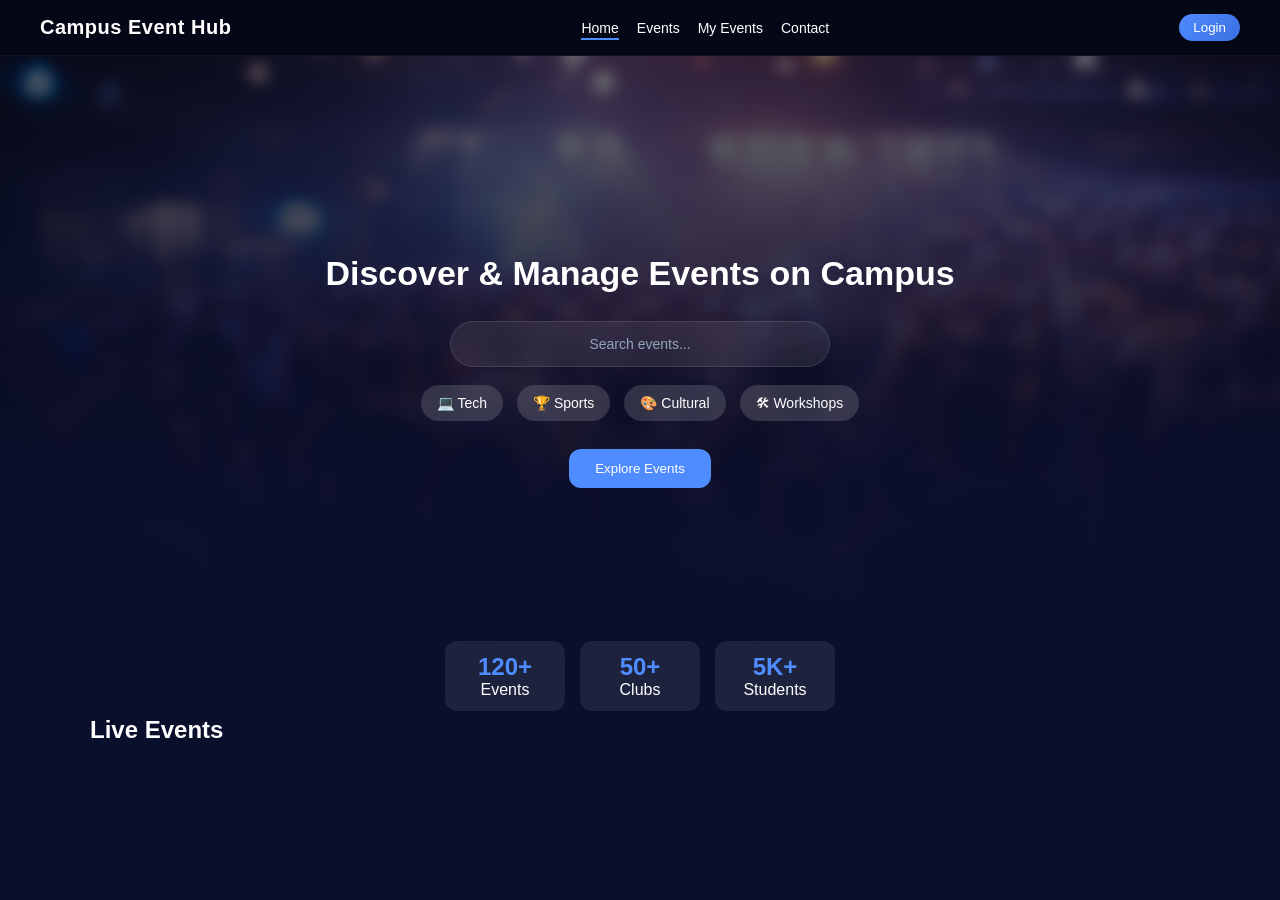
<file: frontend/index.html>
<!DOCTYPE html>
<html lang="en">
<head>
  <meta charset="UTF-8">
  <title>Campus Event Hub</title>
  <link rel="stylesheet" href="style.css">
</head>
<body>

<!-- NAVBAR -->
<nav class="navbar">
  <h2>Campus Event Hub</h2>

  <ul class="nav-links">
    <li class="active"><a href="index.html">Home</a></li>
    <li><a href="events.html">Events</a></li>
    <li><a href="my-registrations.html">My Events</a></li>
    <li><a href="contact.html">Contact</a></li>
  </ul>

  <div id="navUser"></div>
</nav>

<!-- HERO -->
<section class="hero">
  <img src="background.png" class="hero-bg">
  <div class="overlay"></div>

  <div class="hero-content">
    <h1>Discover & Manage Events on Campus</h1>

    <div class="search-box">
      <input type="text" id="homeSearch" placeholder="Search events...">
    </div>

    <div class="categories">
      <span onclick="goToCategory('tech')">💻 Tech</span>
      <span onclick="goToCategory('sports')">🏆 Sports</span>
      <span onclick="goToCategory('cultural')">🎨 Cultural</span>
      <span onclick="goToCategory('workshop')">🛠 Workshops</span>
    </div>

    <button class="btn" onclick="goToEvents()">Explore Events</button>
  </div>
</section>

<!-- STATS -->
<section class="stats">
  <div class="stat-box">
    <h2>120+</h2>
    <p>Events</p>
  </div>
  <div class="stat-box">
    <h2>50+</h2>
    <p>Clubs</p>
  </div>
  <div class="stat-box">
    <h2>5K+</h2>
    <p>Students</p>
  </div>
</section>

<!-- LIVE EVENTS -->
<section class="section">
  <h2>Live Events</h2>
  <div class="cards" id="homeEvents"></div>
</section>

<!-- JS -->
<script src="auth.js"></script>

<script>
function goToEvents() {
  window.location.href = "events.html";
}

/* ✅ FIXED SEARCH REDIRECT (CONTROLLED) */
document.addEventListener("DOMContentLoaded", () => {
  const searchInput = document.getElementById("homeSearch");

  searchInput.addEventListener("keydown", function(e) {
    if (e.key === "Enter") {
      const query = searchInput.value.trim();

      if (query) {
        window.location.href = `events.html?search=${encodeURIComponent(query)}`;
      } else {
        window.location.href = "events.html";
      }
    }
  });
});

/* ✅ FIXED CATEGORY REDIRECT */
function goToCategory(category) {
  window.location.href = `events.html?category=${category}`;
}

/* 🔥 HOME EVENTS (UNCHANGED STRUCTURE + OPTIONAL ACTIVE FILTER) */
async function loadHomeEvents() {
  try {
    const res = await fetch("https://campus-eventhub-67sn.onrender.com/api/events");
    const events = await res.json();

    const container = document.getElementById("homeEvents");
    container.innerHTML = "";

    const activeEvents = events.filter(e => e.status === "ACTIVE");

    activeEvents.slice(0, 4).forEach(event => {
      container.innerHTML += `
        <div class="card">
          <img src="${event.image}" class="event-img" />
          <div class="card-content">
            <h3>${event.title}</h3>
            <p>${event.category}</p>
            <p>${event.date}</p>

            <a href="event-details.html?eventId=${event.id}" class="btn">
              View Details
            </a>
          </div>
        </div>
      `;
    });

  } catch (err) {
    console.error(err);
  }
}

document.addEventListener("DOMContentLoaded", loadHomeEvents);
</script>

</body>
</html>
</file>
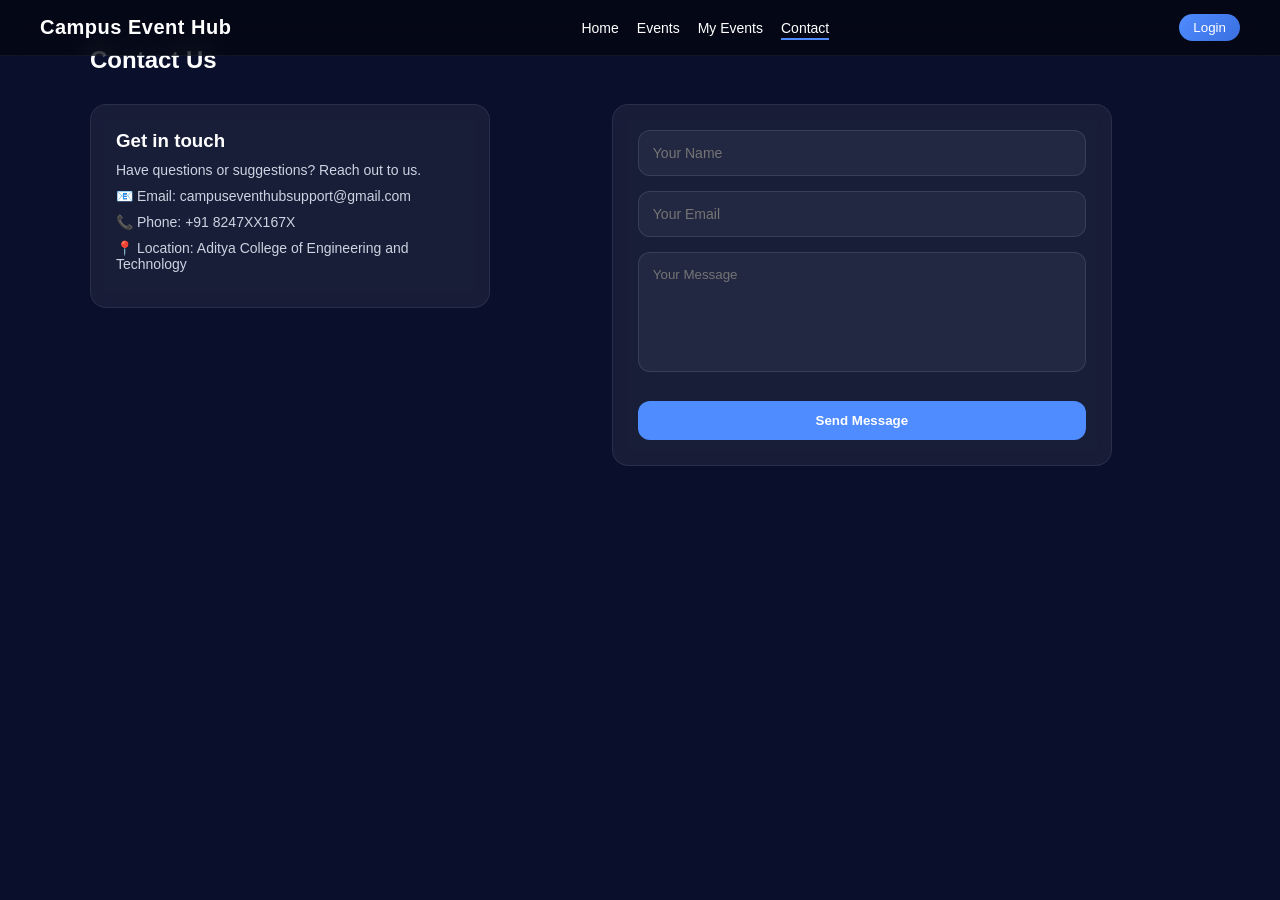
<file: frontend/contact.html>
<!DOCTYPE html>
<html lang="en">
<head>
  <meta charset="UTF-8">
  <title>Contact Us</title>
  <link rel="stylesheet" href="style.css">
</head>
<body>

<!-- NAVBAR -->
<nav class="navbar">
  <h2>Campus Event Hub</h2>

  <ul class="nav-links">
    <li><a href="index.html">Home</a></li>
    <li><a href="events.html">Events</a></li>
    <li><a href="my-registrations.html">My Events</a></li>
    <li class="active"><a href="contact.html">Contact</a></li>
  </ul>

  <div id="navUser"></div>
</nav>

<!-- CONTACT SECTION -->
<section class="section">
  <h2>Contact Us</h2>

  <div class="contact-container">

    <!-- LEFT -->
    <div class="contact-info">
      <h3>Get in touch</h3>
      <p>Have questions or suggestions? Reach out to us.</p>

      <p>📧 Email: campuseventhubsupport@gmail.com</p>
      <p>📞 Phone: +91 8247XX167X</p>
      <p>📍 Location: Aditya College of Engineering and Technology</p>
    </div>

    <!-- RIGHT -->
    <div class="contact-form">
      <form id="contactForm">

        <input type="text" placeholder="Your Name" required />
        <input type="email" placeholder="Your Email" required />
        <textarea rows="5" placeholder="Your Message" required></textarea>

        <button type="submit" class="btn">Send Message</button>

      </form>
    </div>

  </div>
</section>

<script src="auth.js"></script>

<script>
document.getElementById("contactForm").addEventListener("submit", function(e) {
  e.preventDefault();
  alert("Message sent successfully!");
  this.reset();
});
</script>

</body>
</html>
<script>
document.getElementById("contactForm").addEventListener("submit", function(e) {
  e.preventDefault();

  const name = this.querySelector("input[type='text']").value;
  const email = this.querySelector("input[type='email']").value;
  const message = this.querySelector("textarea").value;

  const subject = encodeURIComponent(`Contact from ${name}`);
  const body = encodeURIComponent(
    `Name: ${name}\nEmail: ${email}\n\nMessage:\n${message}`
  );

  window.location.href =
    `mailto:campuseventhubsupport@gmail.com?subject=${subject}&body=${body}`;

  this.reset();
});
</script>
</file>
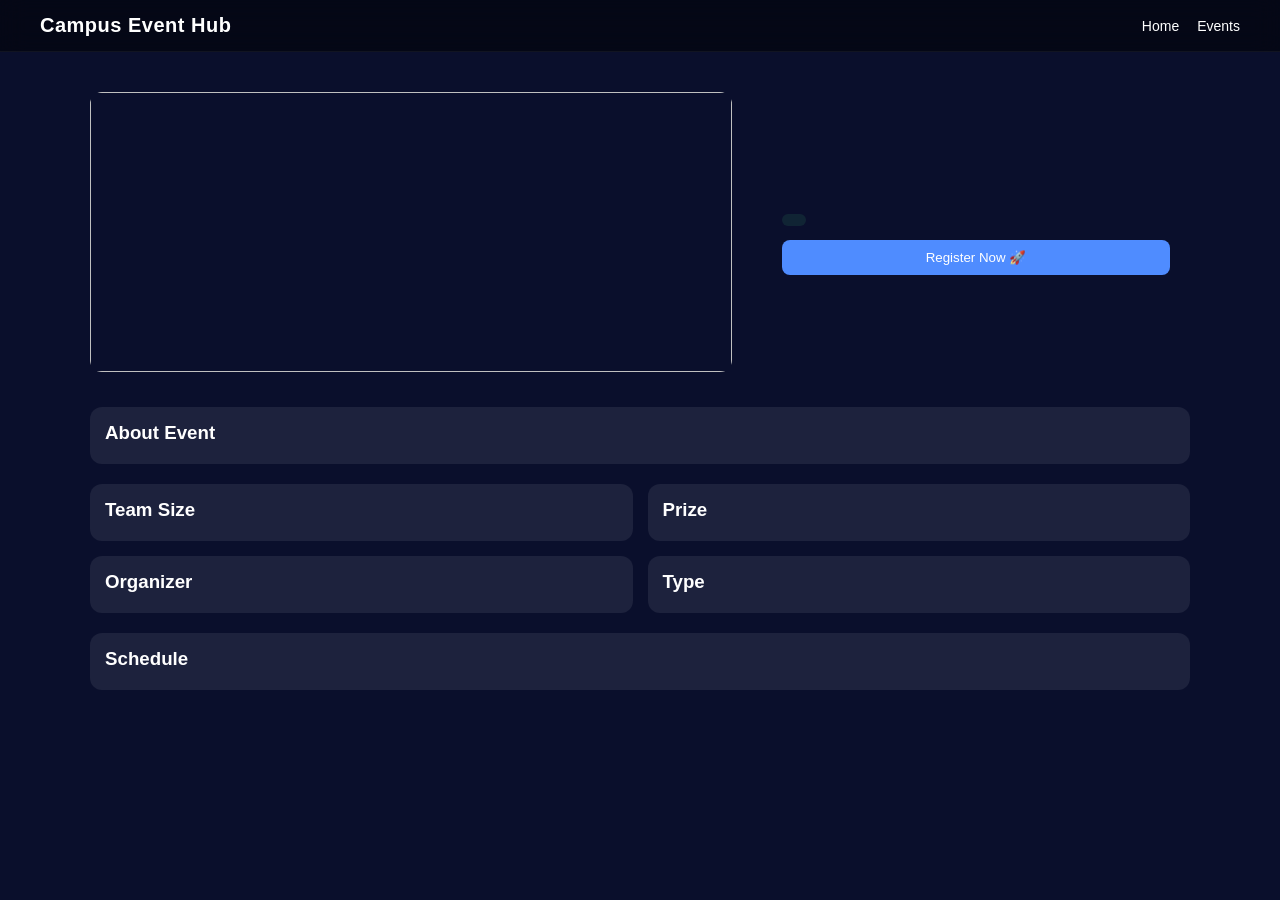
<file: frontend/event-details.html>
<!DOCTYPE html>
<html lang="en">
<head>
  <meta charset="UTF-8">
  <title>Event Details</title>
  <link rel="stylesheet" href="style.css">
</head>

<body>

<!-- NAVBAR -->
<nav class="navbar">
  <h2>Campus Event Hub</h2>

  <ul class="nav-links">
    <li><a href="index.html">Home</a></li>
    <li><a href="events.html">Events</a></li>
  </ul>
</nav>

<!-- ===== TOP SECTION ===== -->
<section class="details">

  <img id="eventImage" class="details-img">

  <div class="details-content">
    <h1 id="eventTitle"></h1>

    <p id="eventDate"></p>
    <p id="eventPrice" class="price-text"></p>
    <p id="eventLocation"></p>

    <button class="register-btn" onclick="goToRegister()">
      Register Now 🚀
    </button>
  </div>

</section>

<!-- ===== EXTRA DETAILS ===== -->
<section class="event-extra">

  <!-- ABOUT -->
  <div class="extra-box">
    <h3>About Event</h3>
    <p id="eventDesc"></p>
  </div>

  <!-- GRID INFO -->
  <div class="extra-grid">

    <div class="extra-box">
      <h3>Team Size</h3>
      <p id="eventTeam"></p>
    </div>

    <div class="extra-box">
      <h3>Prize</h3>
      <p id="eventPrize"></p>
    </div>

    <div class="extra-box">
      <h3>Organizer</h3>
      <p id="eventOrganizer"></p>
    </div>

    <div class="extra-box">
      <h3>Type</h3>
      <p id="eventType"></p>
    </div>

  </div>

  <!-- SCHEDULE -->
  <div class="extra-box">
    <h3>Schedule</h3>
    <ul id="eventSchedule"></ul>
  </div>

</section>

<script src="details.js"></script>

</body>
</html>
</file>
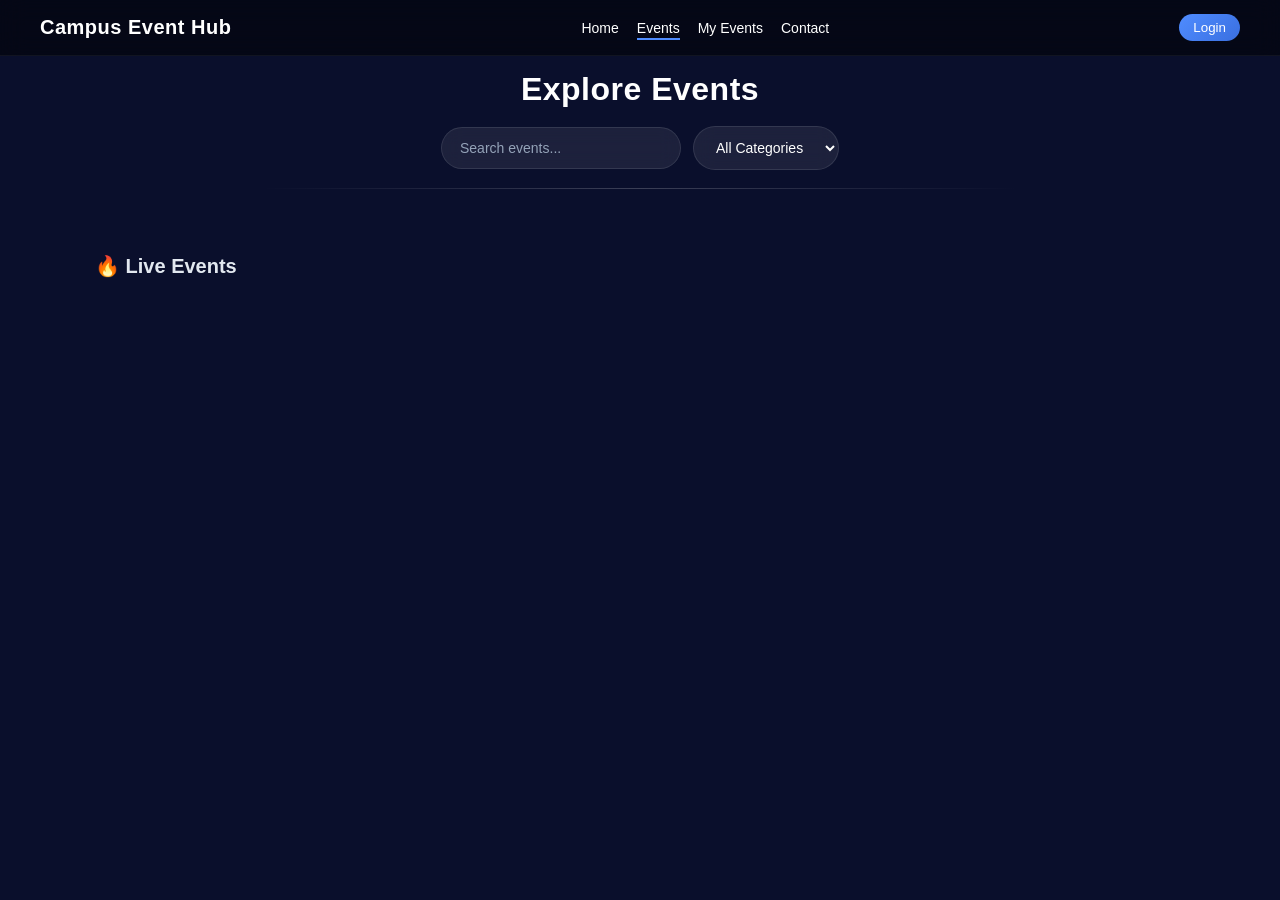
<file: frontend/events.html>
<!DOCTYPE html>
<html lang="en">
<head>
  <meta charset="UTF-8">
  <title>Events</title>
  <link rel="stylesheet" href="style.css">
</head>

<body>

<!-- NAVBAR -->
<nav class="navbar">
  <h2>Campus Event Hub</h2>

  <ul class="nav-links">
    <li><a href="index.html">Home</a></li>
    <li class="active"><a href="events.html">Events</a></li>
    <li><a href="my-registrations.html">My Events</a></li>
    <li><a href="contact.html">Contact</a></li>
  </ul>

  <div id="navUser"></div>
</nav>

<!-- HEADER -->
<section class="events-header">
  <h1>Explore Events</h1>

  <div class="filters">
    <input type="text" id="searchInput" placeholder="Search events...">

    <select id="categoryFilter">
      <option value="all">All Categories</option>
      <option value="tech">Tech</option>
      <option value="cultural">Cultural</option>
      <option value="sports">Sports</option>
      <option value="workshop">Workshop</option>
    </select>
  </div>
</section>
<section class="section">

  <h2 class="live-title">🔥 Live Events</h2>

  <div class="cards" id="eventsContainer"></div>

</section>
<!-- EVENTS GRID -->
<p id="noResults" class="no-results" style="display: none;">
  🚫 No events found
</p>


<!-- JS -->
<script src="auth.js"></script>
<script src="events.js"></script>


</body>
</html>
</file>
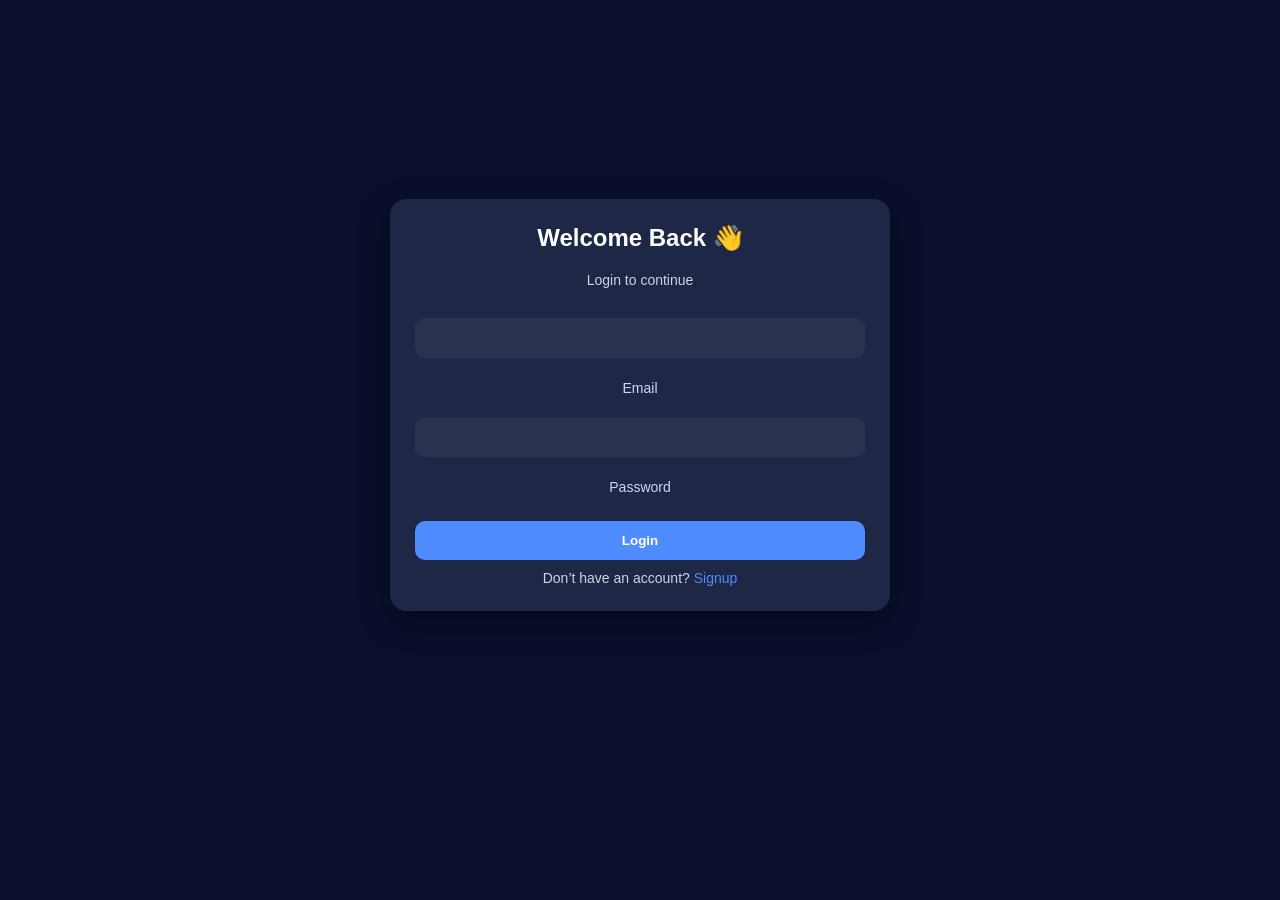
<file: frontend/login.html>
<!DOCTYPE html>
<html lang="en">
<head>
  <meta charset="UTF-8">
  <title>Login</title>
  <link rel="stylesheet" href="style.css">
</head>

<body>
<section class="register-section">

  <div class="form-card">

    <h2>Welcome Back 👋</h2>
    <p style="margin-bottom:15px;">Login to continue</p>

    <form id="loginForm">

      <div class="input-group">
        <input type="email" id="email" required>
        <label>Email</label>
      </div>

      <div class="input-group">
        <input type="password" id="password" required>
        <label>Password</label>
      </div>

      <button type="submit">Login</button>

    </form>

    <p style="margin-top:10px;">
      Don’t have an account?
      <a href="signup.html">Signup</a>
    </p>

  </div>

</section>

<script src="login.js"></script>

</body>
</html>
</file>
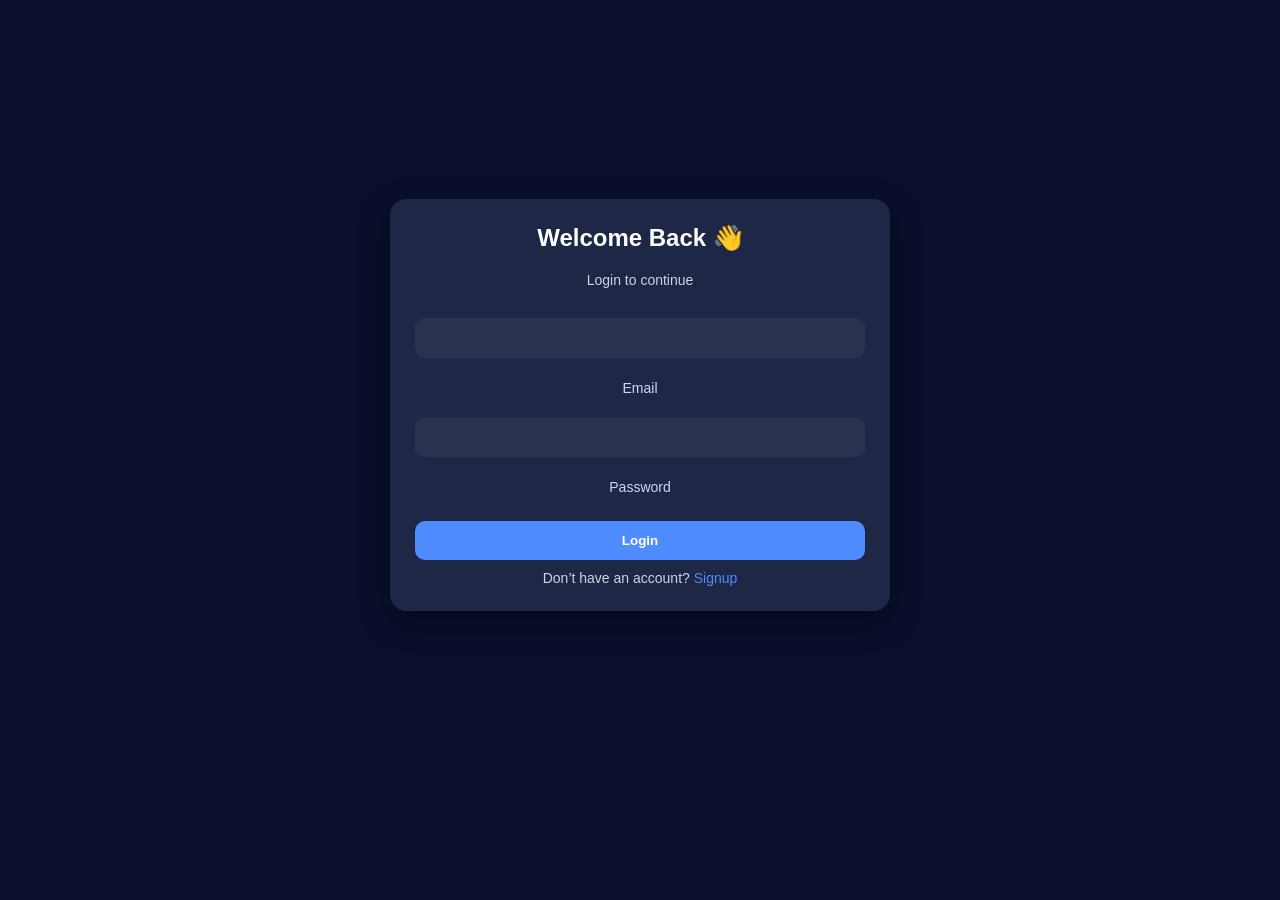
<file: frontend/my-registrations.html>
<!DOCTYPE html>
<html lang="en">
<head>
  <meta charset="UTF-8">
  <title>My Registrations</title>
  <link rel="stylesheet" href="style.css">
</head>

<body>

<!-- NAVBAR -->
<nav class="navbar">
  <h2>Campus Event Hub</h2>

  <ul class="nav-links">
    <li><a href="index.html">Home</a></li>
    <li><a href="events.html">Events</a></li>
    <li class="active"><a href="my-registrations.html">My Events</a></li>
    <li><a href="contact.html">Contact</a></li>
  </ul>

  <div id="navUser"></div>
</nav>

<!-- PAGE -->
 
<section class="section">

  <h2 class="live-title">📊 My Registrations</h2>

  <!-- 🔥 THIS IS REQUIRED -->
  <div id="regContainer" class="cards"></div>

</section>

<script src="auth.js"></script>
<script src="my-registrations.js"></script>

</body>
</html>
</file>
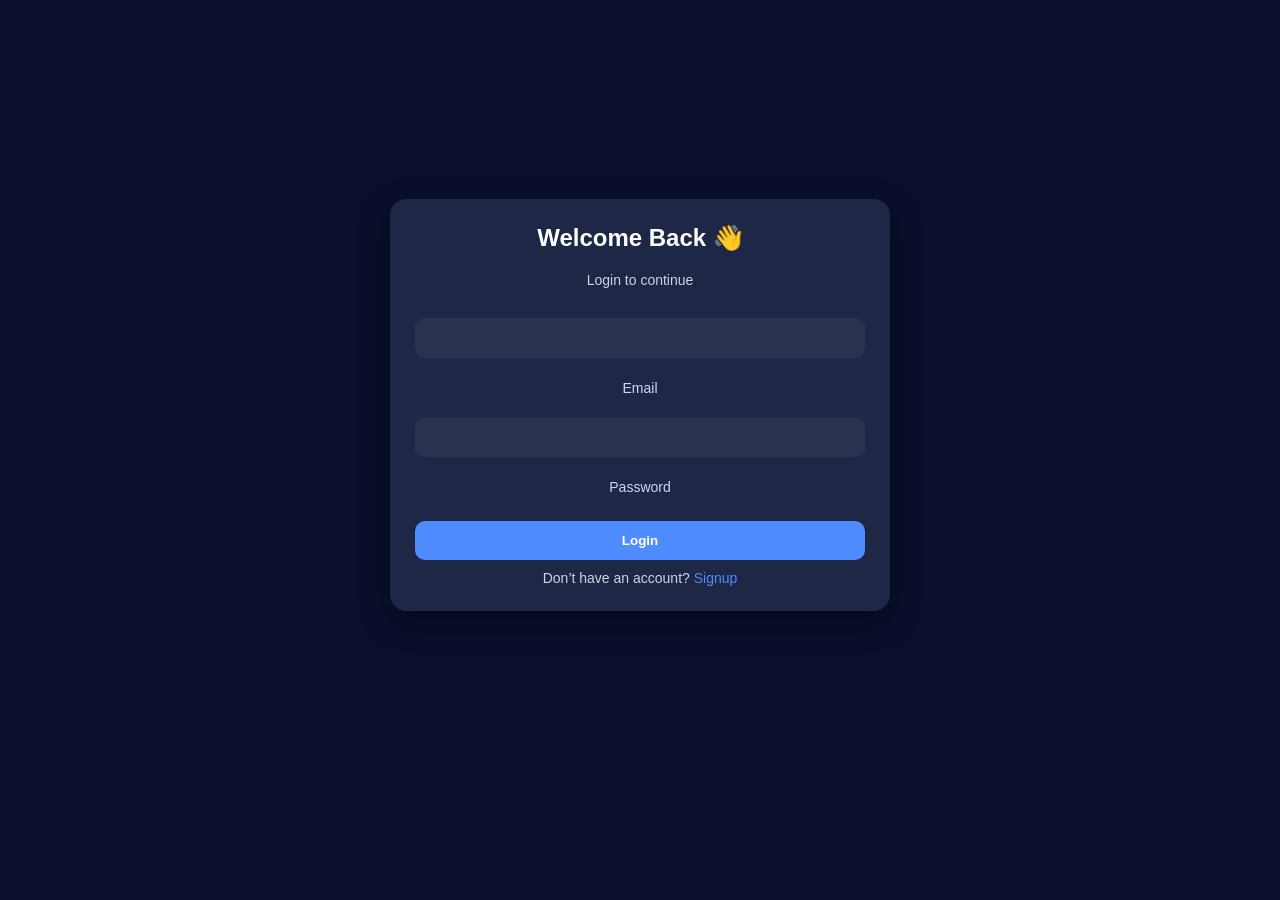
<file: frontend/register.html>
<!DOCTYPE html>
<html lang="en">
<head>
  <meta charset="UTF-8">
  <title>Register</title>
  <link rel="stylesheet" href="style.css">
</head>

<body>

<nav class="navbar back-nav">
  <div class="nav-left">
    <button class="back-btn" onclick="goBack()">← Back</button>
  </div>
  <h2 class="logo">Campus Event Hub</h2>
</nav>


<section class="register-section">
  <div class="form-card">

    <h2 id="eventName">Register</h2>

<form id="regForm">

  <div class="form-row">
    <div class="form-group">
      <label>Name</label>
      <input id="name" readonly>
    </div>

    <div class="form-group">
      <label>Email</label>
      <input id="email" readonly>
    </div>
  </div>

  <div class="form-row">
    <div class="form-group">
      <label>Roll Number</label>
      <input id="roll" readonly>
    </div>

    <div class="form-group">
      <label>Branch</label>
      <input id="branch">
    </div>
  </div>

  <div class="form-row">
    <div class="form-group">
      <label>Section</label>
      <input id="section">
    </div>

    <div class="form-group">
      <label>Phone</label>
      <input id="phone">
    </div>
  </div>

  <button type="submit">Register</button>

</form>

  </div>
</section>
<!-- 💳 FAKE PAYMENT MODAL -->
<div id="paymentModal" class="modal">
  <div class="modal-content">
    <h2>💳 Payment</h2>
    <p id="paymentText">Processing payment...</p>
    <div class="loader"></div>
  </div>
</div>
<!-- 🔥 PREMIUM QR POPUP -->
<div id="qrModal" class="modal">
  <div class="modal-content">

    <div class="popup-header">
      <span id="popupIcon">🎉</span>
      <h2 id="popupTitle">Registration Confirmed</h2>
    </div>

    <p id="popupEventName"></p>

    <img id="qrImage" />

    <p class="ticket-text">Show this QR at entry</p>

    <div class="actions">
      <button onclick="downloadQR()">Download</button>
      <button onclick="closeModal()">Close</button>
    </div>

  </div>
</div>
<script src="register.js"></script>

</body>
</html>
</file>
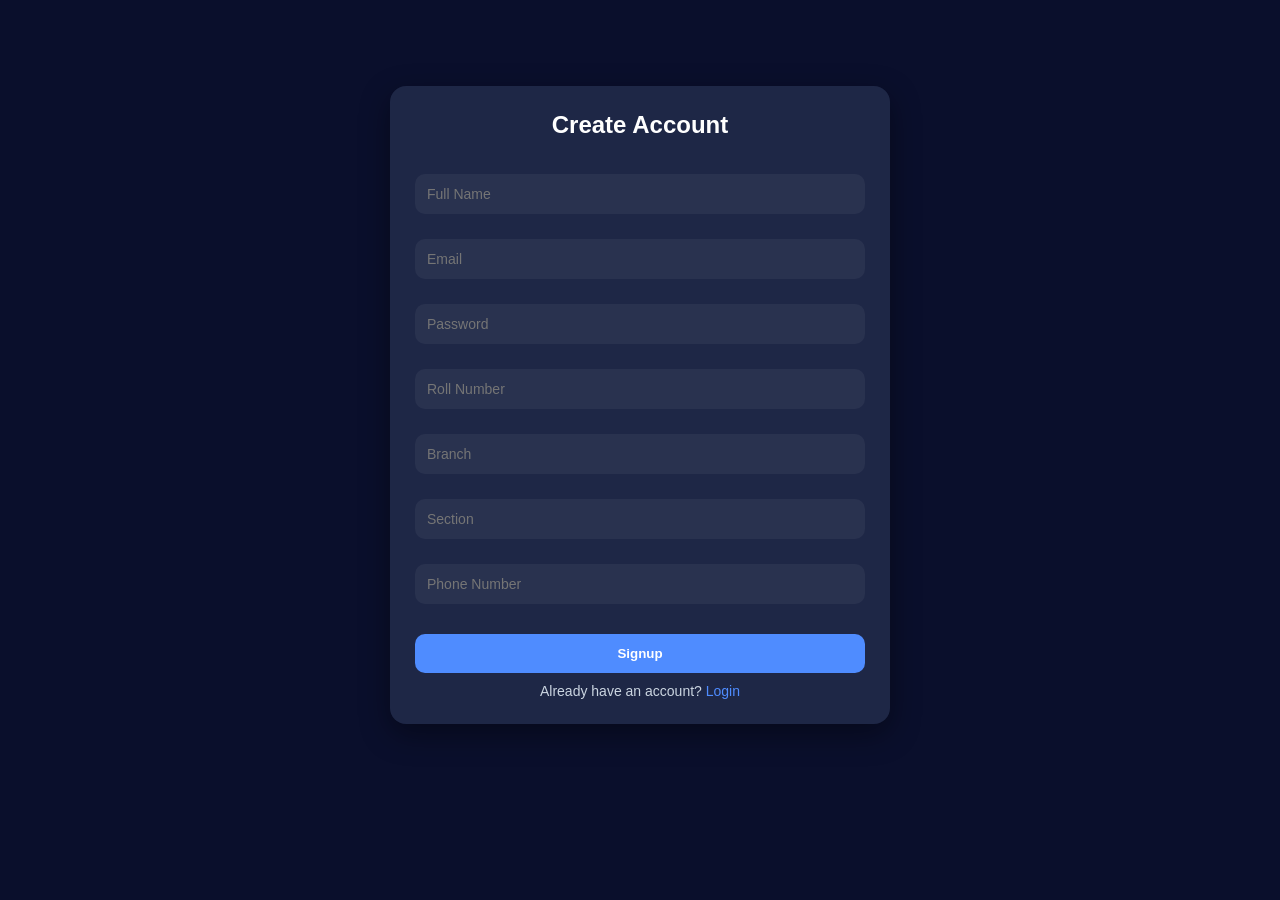
<file: frontend/signup.html>
<!DOCTYPE html>
<html lang="en">
<head>
  <meta charset="UTF-8">
  <title>Signup</title>
  <link rel="stylesheet" href="style.css">
</head>

<body>

<section class="register-section">

  <div class="form-card">

    <h2>Create Account</h2>

    <form id="signupForm">

        <input type="text" id="name" placeholder="Full Name" required>
        <input type="email" id="email" placeholder="Email" required>
        <input type="password" id="password" placeholder="Password" required>

        <input type="text" id="roll" placeholder="Roll Number" required>
        <input type="text" id="branch" placeholder="Branch" required>
        <input type="text" id="section" placeholder="Section" required>
        <input type="tel" id="phone" placeholder="Phone Number" required>

        <button type="submit">Signup</button>

</form>

    <p style="margin-top:10px;">
      Already have an account?
      <a href="login.html">Login</a>
    </p>

  </div>

</section>

<script src="signup.js"></script>

</body>
</html>
</file>
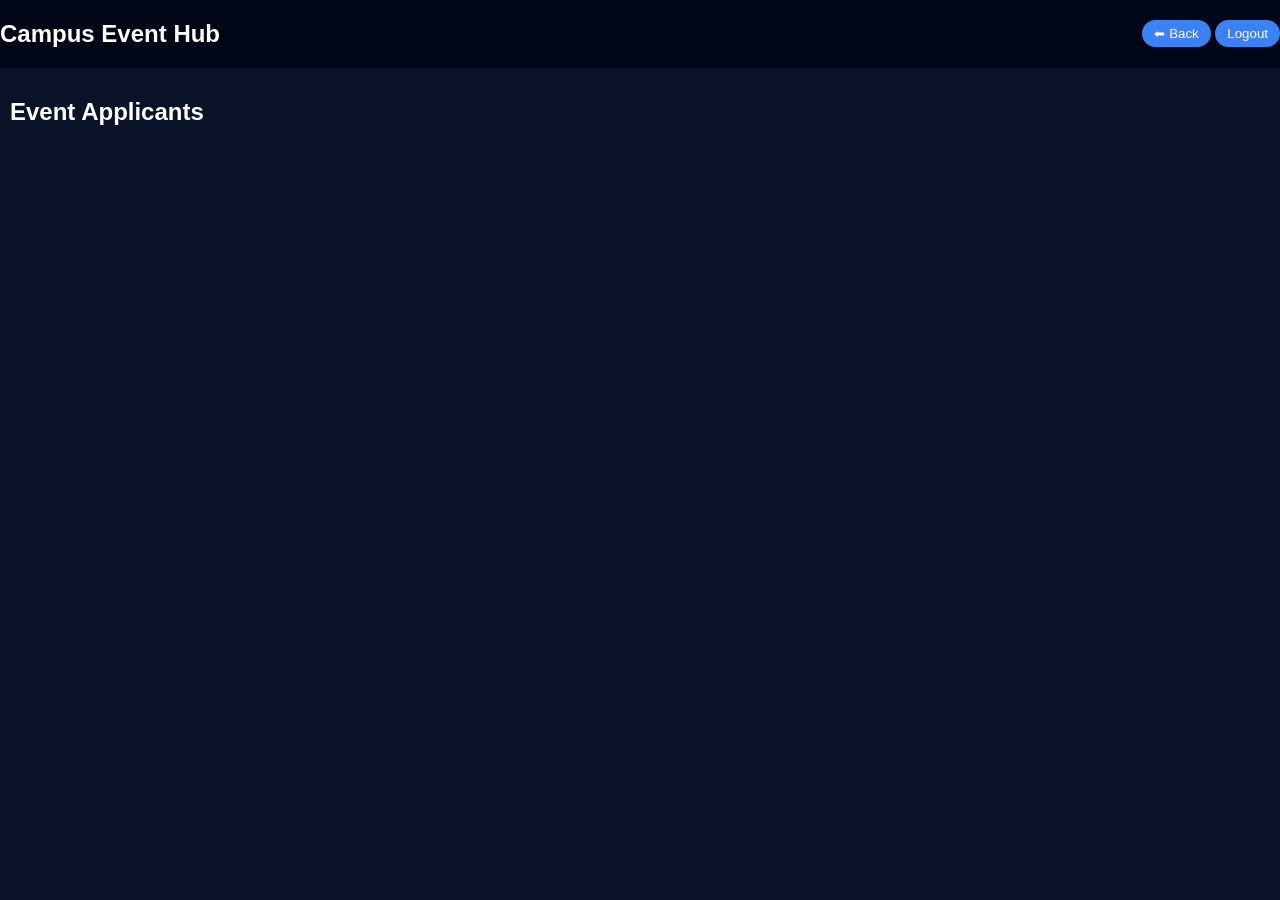
<file: frontend/admin/admin-applicants.html>
<!DOCTYPE html>
<html>
<head>
  <title>Applicants</title>
  <link rel="stylesheet" href="admin.css">
</head>
<body>

<!-- 🔥 NAVBAR -->
<div class="navbar">
  <h2>Campus Event Hub</h2>

  <div>
    <button class="logout-btn" onclick="goBack()">⬅ Back</button>
    <button class="logout-btn" onclick="logout()">Logout</button>
  </div>
</div>

<h2 style="padding: 10px;">Event Applicants</h2>

<div id="applicantsList"></div>

<script src="admin-applicants.js"></script>

</body>
</html>
</file>
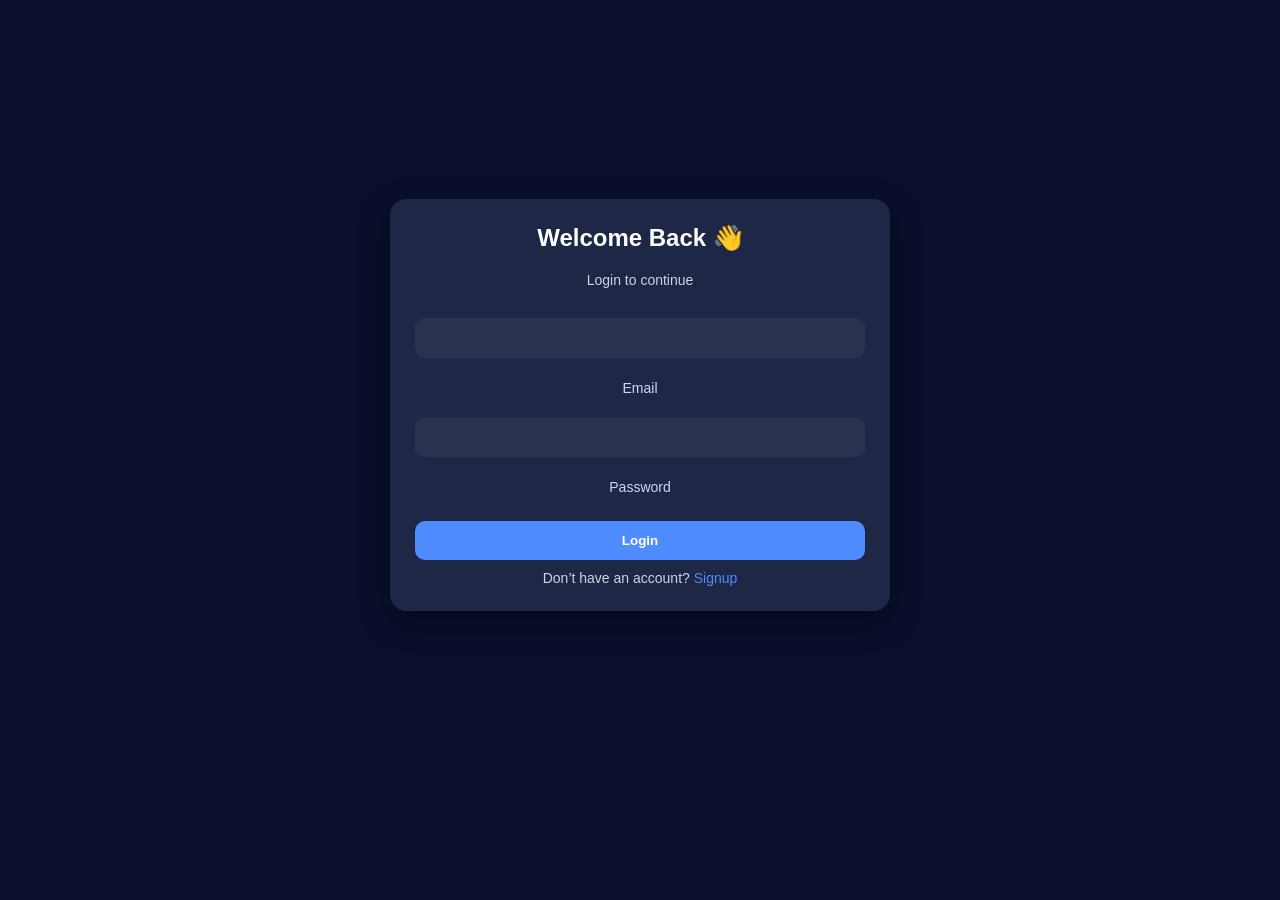
<file: frontend/admin/admin-events.html>
<!DOCTYPE html>
<html lang="en">
<head>
  <meta charset="UTF-8">
  <title>Manage Events</title>
  <link rel="stylesheet" href="admin.css">
</head>
<body>

<!-- NAVBAR -->
<nav class="navbar">
  <h2 class="logo">Campus Event Hub</h2>

  <ul class="nav-links">
    <li><a href="admin.html">Dashboard</a></li>
    <li><a href="admin-events.html" class="active">Events</a></li>
    <li><a href="admin-scanner.html">Scanner</a></li>
  </ul>

  <div class="nav-right">
    <span class="user-email">Hi Admin</span>
    <button class="logout-btn" onclick="logout()">Logout</button>
  </div>
</nav>

<div class="admin-container">

  <h1 class="title">Manage Events</h1>

  <!-- 🔍 SEARCH + FILTER -->
  <div class="top-bar">
    <input type="text" id="search" placeholder="Search events...">

    <select id="categoryFilter">
      <option value="">All Categories</option>
      <option value="TECH">Tech</option>
      <option value="CULTURAL">Cultural</option>
      <option value="SPORTS">Sports</option>
    </select>

    <button onclick="loadEvents()">Apply</button>
    <button onclick="openForm()">+ Add Event</button>
  </div>

  <!-- EVENTS -->
  <div id="eventList" class="event-grid"></div>

</div>

<!-- ADD EVENT MODAL -->
<div id="eventModal" class="modal">
  <div class="modal-content">

    <h2>Add Event</h2>
    
    <input id="title" placeholder="Title">

    <select id="category">
      <option value="">Select Category</option>
      <option value="TECH">Tech</option>
      <option value="CULTURAL">Cultural</option>
      <option value="SPORTS">Sports</option>
      <option value="WORKSHOP">Workshop</option>
    </select>

    <input type="datetime-local" id="date">
    <input id="location" placeholder="Location">

    <textarea id="description" placeholder="Description"></textarea>
    <input type="number" id="teamSize" placeholder="Team Size">
    <input id="prize" placeholder="Prize">
    <input id="organizer" placeholder="Organizer">
    <input type="number" id="price" placeholder="Event Price (₹)">
    <select id="type">
      <option value="INDIVIDUAL">Individual</option>
      <option value="TEAM">Team</option>
    </select>
    <input type="number" id="capacity" placeholder="Max Participants" min="1" required>
    <textarea id="schedule" placeholder="Schedule (comma separated)"></textarea>
    <input id="image" placeholder="Image URL (optional)">

    <div class="modal-buttons">
      <button onclick="saveEvent()">Save</button>
      <button onclick="closeForm()">Cancel</button>
    </div>

  </div>
</div>


<script src="admin-events.js"></script>
</body>
</html>
</file>
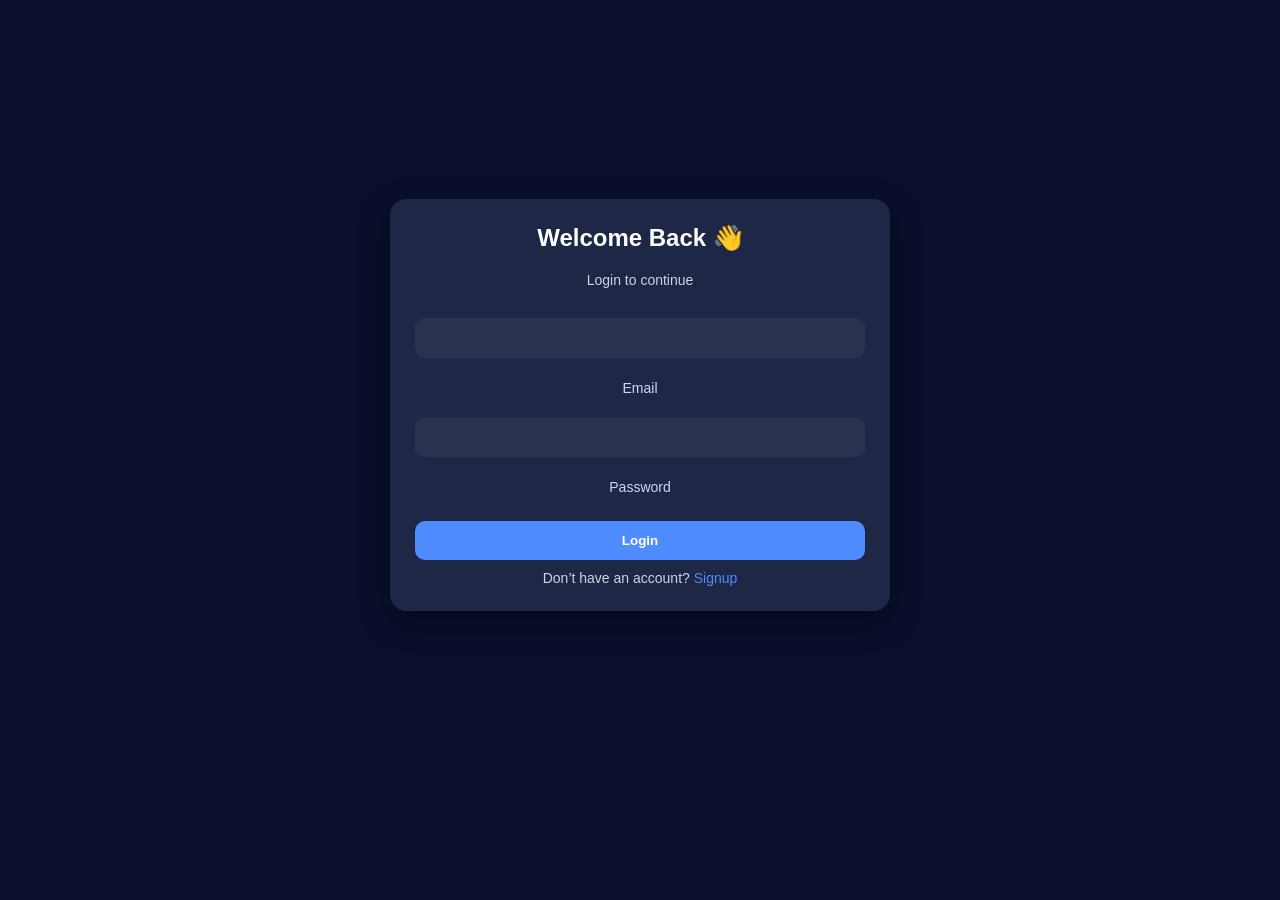
<file: frontend/admin/admin.html>
<!DOCTYPE html>
<html lang="en">
<head>
  <meta charset="UTF-8">
  <title>Admin Dashboard</title>

  <!-- Your main style --> 
  <link rel="stylesheet" href="admin.css">     <!-- admin styles -->
</head>
<body>

<!-- 🔵 NAVBAR (same look) -->
<nav class="navbar">
  <h2 class="logo">Campus Event Hub</h2>

  <ul class="nav-links">
    <a href="admin.html" class="active">Dashboard</a>
    <a href="admin-events.html">Events</a>
    <a href="admin-scanner.html">Scanner</a>
  </ul>

  <div class="nav-right">
    <span class="user-email">Hi Admin</span>
    <button class="logout-btn" onclick="logout()">Logout</button>
  </div>
</nav>

<!-- 🔥 MAIN DASHBOARD -->
<div class="admin-container">

  <h1 class="title">Admin Dashboard</h1>

  <!-- STATS -->
  <div class="stats">
    <div class="stat-card">
      <h2 id="totalEvents">0</h2>
      <p>Total Events</p>
    </div>

    <div class="stat-card">
      <h2 id="totalRegs">0</h2>
      <p>Total Registrations</p>
    </div>

    <div class="stat-card">
      <h2 id="activeEvents">0</h2>
      <p>Active Events</p>
    </div>
  </div>

  <!-- ACTIONS -->
  <div class="actions">
    <button onclick="goToEvents()">Manage Events</button>
    <button onclick="goToScanner()">Scan Tickets</button>
  </div>


</div>

<script src="admin.js"></script>
</body>
</html>
</file>
<file: frontend/style.css>
/* ===== RESET ===== */
* {
  margin: 0;
  padding: 0;
  box-sizing: border-box;
  font-family: 'Segoe UI', sans-serif;
}

body {
  background: #0a0f2c;
  color: white;
}

/* ===== GLOBAL LAYOUT ===== */
.section,
.popular,
.stats,
.categories-section,
.events-header {
  max-width: 1100px;
  margin: 0 auto;
}

/* ===== NAVBAR ===== */
/* ===== MODERN NAVBAR ===== */

.navbar {
  display: flex;
  justify-content: space-between;
  align-items: center;

  padding: 14px 30px;

  background: rgba(10, 15, 44, 0.7);
  backdrop-filter: blur(12px);

  border-bottom: 1px solid rgba(255,255,255,0.05);
}

/* LOGO */
.navbar h2 {
  font-size: 20px;
  font-weight: 600;
  letter-spacing: 0.5px;
}

/* NAV LINKS */
.nav-links {
  display: flex;
  gap: 25px;
  list-style: none;
}

.nav-links a {
  text-decoration: none;
  color: #cbd5e1;
  font-size: 14px;
  position: relative;
  transition: 0.3s;
}

/* HOVER EFFECT */
.nav-links a:hover {
  color: white;
}

/* UNDERLINE ANIMATION */
.nav-links a::after {
  content: "";
  position: absolute;
  left: 0;
  bottom: -4px;
  width: 0%;
  height: 2px;
  background: #4f8cff;
  transition: 0.3s;
}

.nav-links a:hover::after {
  width: 100%;
}

/* ACTIVE LINK */
.nav-links .active a {
  color: white;
}

.nav-links .active a::after {
  width: 100%;
}

/* USER SECTION */
#navUser {
  display: flex;
  align-items: center;
  gap: 12px;
  font-size: 13px;
  color: #cbd5e1;
}

/* LOGOUT BUTTON */
#navUser button {
  padding: 6px 14px;
  border-radius: 20px;
  border: none;

  background: linear-gradient(135deg, #4f8cff, #3a6fe0);
  color: white;

  cursor: pointer;
  transition: 0.3s;
}
.navbar {
  position: sticky;
  top: 0;
  z-index: 1000;
}
/* BUTTON HOVER */
#navUser button:hover {
  transform: translateY(-1px);
  box-shadow: 0 5px 15px rgba(79,140,255,0.4);
}

/* ===== HERO ===== */
.hero {
  position: relative;
  min-height: 75vh;
  display: flex;
  align-items: center;
  justify-content: center;
  overflow: hidden;
}

.hero-bg {
  position: absolute;
  inset: 0;
  width: 100%;
  height: 100%;
  object-fit: cover;

  transform: scale(1.03);   /* slight zoom */
  filter: blur(4px) brightness(0.6);  /* 🔥 reduced blur */
}

.overlay {
  position: absolute;
  inset: 0;

  background: linear-gradient(
    to bottom,
    rgba(10,15,44,0.15),
    rgba(10,15,44,0.4),
    rgba(10,15,44,0.7),
    #0a0f2c
  );
}

.hero-content {
  position: relative;
  text-align: center;
}

.hero h1 {
  font-size: 24px;
  margin-bottom: 10px;
}

/* SEARCH */
.search-box input {
  width: 250px;
  padding: 9px;
  border-radius: 10px;
  border: none;
  background: #d8dfed;
}

/* BUTTON */
.btn {
  margin-top: 10px;
  padding: 10px 20px;
  background: #4f8cff;
  border: none;
  border-radius: 8px;
  color: white;
  cursor: pointer;
}
.navbar {
  position: sticky;
  top: 0;
  z-index: 1000;
}

/* ===== CATEGORIES ===== */
  .categories-section {
  padding: 15px 0;
  margin-top: -40px;
  position: relative;
  z-index: 2;
}

.categories {
  display: flex;
  justify-content: center;
  gap: 10px;
}

.categories span {
  background: rgba(255,255,255,0.1);
  padding: 6px 12px;
  border-radius: 20px;
  cursor: pointer;
  font-size: 13px;
}

/* ===== STATS ===== */
.stats {
  display: flex;
  justify-content: center;
  gap: 15px;
  padding: 15px 10px;
  flex-wrap: wrap;
}

.stat-box {
  background: rgba(255,255,255,0.08);
  padding: 12px 20px;
  border-radius: 12px;
  text-align: center;
  min-width: 120px;
}

.stat-box h2 {
  color: #4f8cff;
}

/* ===== EVENTS HEADER ===== */
.events-header {
  text-align: center;
  padding: 25px 10px 10px;
}

.events-header h1 {
  margin-bottom: 10px;
}

/* FILTERS */
.filters {
  display: flex;
  justify-content: center;
  gap: 10px;
}

.filters input,
.filters select {
  padding: 10px;
  border-radius: 20px;
  border: none;
  outline: none;
}

/* ===== CARD LINK ===== */
.card-link {
  text-decoration: none;
  color: inherit;
  display: block;
}

/* ===== CARDS ===== */
.cards {
  display: grid;
  grid-template-columns: repeat(auto-fit, 260px);
  gap: 20px;
  margin-top: 20px;
  justify-content: center;   /* 🔥 centers cards */
}

.card {
  position: relative;
  background: rgba(255,255,255,0.08);
  border-radius: 14px;
  overflow: hidden;
  transition: 0.3s;
  display: flex;
  flex-direction: column;
}

.card img {
  width: 100%;
  height: 160px;
  object-fit: cover;
}

.card-content {
  padding: 12px;
  display: flex;
  flex-direction: column;
  gap: 6px;
  flex-grow: 1; /* 🔥 important */
}

.card h3 {
  font-size: 16px;
  margin-bottom: 5px;
}

.card p {
  font-size: 13px;
  color: #cbd5e1;
  margin-bottom: 4px;
}

/* TAG */
.tag {
  position: absolute;
  top: 10px;
  left: 10px;
  padding: 4px 10px;
  border-radius: 12px;
  font-size: 11px;
  background: #4f8cff;
}

.tag.tech { background: #4f8cff; }
.tag.workshop { background: #22c55e; }

/* BUTTON */
.register-btn {
  margin-top: auto;
  padding: 10px;
  border-radius: 8px;
  border: none;
  background: #4f8cff;
  color: white;
  cursor: pointer;
  width: 100%;
  font-weight: 500;
  transition: 0.2s;
}

.register-btn:hover {
  background: #3a6fe0;
  transform: scale(1.02);
}

/* HOVER */
.card:hover {
  transform: translateY(-6px);
  box-shadow: 0 10px 25px rgba(0,0,0,0.4);
}

/* ===== SLIDER ===== */
.popular {
  padding: 20px;
  margin-top: 10px;
}

.popular-header {
  display: flex;
  justify-content: space-between;
  margin-bottom: 10px;
}

.popular-container {
  display: grid;
  grid-template-columns: 4fr 1.2fr;
  gap: 20px;
}

.popular-cards {
  display: flex;
  gap: 12px;
  overflow-x: auto;
}

.popular-cards::-webkit-scrollbar {
  display: none;
}

.p-card {
  min-width: 240px;
  background: rgba(255,255,255,0.08);
  border-radius: 12px;
  overflow: hidden;
}

.p-card img {
  width: 100%;
  height: 150px;
  object-fit: cover;
}

.p-info {
  padding: 10px;
}

/* SIDE CARD */
.side-card {
  background: rgba(255,255,255,0.06);
  border-radius: 12px;
  overflow: hidden;
}

.side-card img {
  width: 100%;
  height: 170px;
  object-fit: cover;
}

.side-info {
  padding: 12px;
}

/* ===== FOOTER ===== */
.footer {
  text-align: center;
  padding: 15px;
}

/* ===== RESPONSIVE ===== */
@media (max-width: 768px) {

  .hero {
    height: 40vh;
  }

  .hero h1 {
    font-size: 20px;
  }

  .search-box input {
    width: 200px;
  }

  .popular-container {
    grid-template-columns: 1fr;
  }

  .filters {
    flex-direction: column;
    align-items: center;
  }
}


/* ===== DETAILS PAGE ===== */
/* ===== DETAILS LAYOUT ===== */
.details {
  max-width: 1100px;
  margin: 40px auto;
  display: grid;
  grid-template-columns: 2fr 1fr;
  gap: 20px;
}

/* LEFT */
.details-main {
  background: rgba(255,255,255,0.08);
  border-radius: 15px;
  padding: 20px;
}

.details-img {
  width: 100%;
  height: 280px;
  object-fit: cover;
  border-radius: 10px;
  margin-bottom: 15px;
}

.meta p {
  margin-bottom: 5px;
  color: #cbd5e1;
}

/* RIGHT PANEL */
.details-side {
  display: flex;
  flex-direction: column;
  gap: 15px;
}

.side-box {
  background: rgba(255,255,255,0.08);
  padding: 15px;
  border-radius: 12px;
}

.big-btn {
  padding: 14px;
  font-size: 16px;
}

/* HEADINGS */
.details h3 {
  margin-top: 15px;
  margin-bottom: 5px;
}

/* RESPONSIVE */
@media (max-width: 768px) {
  .details {
    grid-template-columns: 1fr;
  }
}

.details-content {
  padding: 20px;
}

.details h1 {
  margin-bottom: 10px;
}

.desc {
  margin-top: 10px;
  color: #cbd5e1;
}
/* ===== DETAILS TOP ===== */
.details {
  max-width: 1100px;
  margin: 40px auto 20px;
  display: grid;
  grid-template-columns: 1.5fr 1fr;
  gap: 30px;
  align-items: center;
}

.details-img {
  width: 100%;
  height: 280px;
  object-fit: cover;
  border-radius: 12px;
}

.details-content h1 {
  margin-bottom: 10px;
}

.details-content p {
  color: #cbd5e1;
  margin-bottom: 5px;
}

/* ===== EXTRA SECTION ===== */
.event-extra {
  max-width: 1100px;
  margin: 0 auto 40px;
  display: flex;
  flex-direction: column;
  gap: 20px;
}

.extra-box {
  background: rgba(255,255,255,0.08);
  padding: 15px;
  border-radius: 12px;
}

.extra-grid {
  display: grid;
  grid-template-columns: repeat(2, 1fr);
  gap: 15px;
}

.extra-box h3 {
  margin-bottom: 5px;
}

.extra-box p {
  color: #cbd5e1;
}

/* ===== RESPONSIVE ===== */
@media (max-width: 768px) {
  .details {
    grid-template-columns: 1fr;
  }

  .extra-grid {
    grid-template-columns: 1fr;
  }
}

.register-section {
  min-height: 100vh;
  display: flex;
  justify-content: center;
  align-items: center;
}

.form-card {
  width: 340px;
  padding: 30px;
  border-radius: 16px;

  background: rgba(255,255,255,0.08);
  backdrop-filter: blur(10px);

  box-shadow: 0 10px 25px rgba(0,0,0,0.4);
  text-align: center;
}

.form-card h2 {
  margin-bottom: 15px;
}

.form-card input {
  width: 100%;
  padding: 10px;
  margin-bottom: 10px;
  border-radius: 8px;
  border: none;
}

.form-card button {
  width: 100%;
  padding: 12px;
  border-radius: 8px;
  border: none;
  background: #4f8cff;
  color: white;
  cursor: pointer;
}
.user-box {
  display: flex;
  align-items: center;
  gap: 10px;
}

.user-box span {
  font-size: 14px;
}

.user-box button {
  padding: 5px 10px;
  border-radius: 6px;
  border: none;
  background: #4f8cff;
  color: white;
  cursor: pointer;
}
.cancel-btn {
  margin-top: 10px;
  padding: 8px;
  border-radius: 8px;
  border: none;
  background: #ff4d4d;
  color: white;
  cursor: pointer;
}

.cancel-btn:hover {
  background: #e63939;
}
.modal {
  display: none;
  position: fixed;
  inset: 0;
  background: rgba(0,0,0,0.7);
  justify-content: center;
  align-items: center;
}

.modal-content {
  background: #2b145b;
  padding: 25px;
  border-radius: 18px;
  width: 320px;
  text-align: center;
  box-shadow: 0 10px 30px rgba(0,0,0,0.2);
}

.popup-header {
  display: flex;
  align-items: center;
  justify-content: center;
  gap: 10px;
}

#popupIcon {
  font-size: 24px;
}

#popupTitle {
  margin: 0;
}

#qrImage {
  width: 180px;
  margin: 15px auto;
  display: block;
}

.ticket-text {
  font-size: 14px;
  color: gray;
}

.actions {
  display: flex;
  justify-content: center;
  gap: 10px;
  margin-top: 10px;
}

.actions button {
  padding: 8px 14px;
  border-radius: 8px;
  border: none;
  cursor: pointer;
}

.actions button:first-child {
  background: black;
  color: white;
}

.actions button:last-child {
  background: #e5e5e5;
}

.admin-container {
  display: grid;
  grid-template-columns: 1fr 1fr;
  gap: 20px;
  padding: 20px;
}

#eventList div {
  background: rgba(255,255,255,0.08);
  padding: 10px;
  border-radius: 10px;
  margin-bottom: 10px;
}

.delete-btn {
  margin-top: 5px;
  background: red;
  border: none;
  padding: 5px 10px;
  color: white;
  border-radius: 5px;
  cursor: pointer;
}
/* ===== LOGIN PAGE CLEAN FIX ===== */

.register-section {
  min-height: 100vh;
  display: flex;
  justify-content: center;
  align-items: center;
}

/* CARD */
.form-card {
  width: 340px;
  padding: 30px;
  border-radius: 16px;

  background: rgba(255,255,255,0.08);
  backdrop-filter: blur(10px);

  box-shadow: 0 10px 25px rgba(0,0,0,0.4);
  text-align: center;
}

/* TITLE */
.form-card h2 {
  margin-bottom: 10px;
}

.form-card p {
  font-size: 14px;
  color: #cbd5e1;
}

/* INPUT */
.form-card input {
  width: 100%;
  padding: 12px;
  margin-top: 15px;

  border-radius: 10px;
  border: 1px solid rgba(255,255,255,0.15);
  outline: none;

  background: rgba(255,255,255,0.05);
  color: white;
}

/* INPUT FOCUS */
.form-card input:focus {
  border-color: #4f8cff;
}

/* BUTTON */
.form-card button {
  width: 100%;
  margin-top: 20px;
  padding: 12px;

  border-radius: 10px;
  border: none;

  background: #4f8cff;
  color: white;
  font-weight: 600;

  cursor: pointer;
  transition: 0.2s;
}

.form-card button:hover {
  background: #3a6fe0;
}

/* LINK */
.form-card a {
  color: #4f8cff;
  text-decoration: none;
}
/* ===== RESET ===== */
* {
  margin: 0;
  padding: 0;
  box-sizing: border-box;
  font-family: 'Segoe UI', sans-serif;
}

body {
  background: #0a0f2c;
  color: white;
}

/* ===== GLOBAL LAYOUT ===== */
.section,
.popular,
.stats,
.categories-section,
.events-header {
  max-width: 1100px;
  margin: 0 auto;
}

/* ===== NAVBAR ===== */
.navbar {
  display: flex;
  justify-content: space-between;
  align-items: center;
  padding: 14px 40px;
  background: rgba(0,0,0,0.5);
}

.nav-links {
  display: flex;
  gap: 18px;
  list-style: none;
}

.nav-links a {
  text-decoration: none;
  color: white;
}

.nav-links li:hover,
.nav-links .active {
  color: #4f8cff;
}

.login-btn {
  padding: 6px 14px;
  border-radius: 20px;
  border: 1px solid white;
  background: transparent;
  color: white;
}

/* ===== HERO ===== */
.hero {
  position: relative;
  min-height: 70vh;
  display: flex;
  align-items: center;
  justify-content: center;
  overflow: hidden;
}

.hero-bg {
  position: absolute;
  inset: 0; /* better than width/height */

  width: 100%;
  height: 100%;
  object-fit: cover;

  transform: scale(1.05); /* avoids blur edges */
  filter: blur(6px) brightness(0.5);
}

/* 🔥 PROPER FADE */
.overlay {
  position: absolute;
  inset: 0;

  background: linear-gradient(
    to bottom,
    rgba(10,15,44,0.2),
    rgba(10,15,44,0.6),
    rgba(10,15,44,0.9),
    #0a0f2c
  );
}
/* HERO CONTENT */
.hero-content {
  position: relative;
  display: flex;
  flex-direction: column;
  align-items: center;
  gap: 18px;
  text-align: center;
}

.hero h1 {
  font-size: 34px;
  font-weight: 600;
}

/* SEARCH */
.hero-content .search-box input {
  width: 380px;
  padding: 14px;
  border-radius: 30px;
  border: 1px solid rgba(255,255,255,0.1);
  outline: none;

  background: rgba(255,255,255,0.08);
  color: white;

  backdrop-filter: blur(10px);

  text-align: center;
  font-size: 14px;

  transition: 0.25s ease;
}

.hero-content .search-box input::placeholder {
  color: #94a3b8;
}

.hero-content .search-box input:focus {
  border: 1px solid #4f8cff;
  box-shadow: 0 0 0 3px rgba(79,140,255,0.2);
}

/* BUTTON */
.btn {
  padding: 12px 26px;
  border-radius: 12px;
  background: #4f8cff;
  color: white;
  border: none;
  cursor: pointer;
  transition: 0.3s;
}

.btn:hover {
  transform: translateY(-2px);
  box-shadow: 0 8px 20px rgba(79,140,255,0.4);
}

/* ===== CATEGORIES ===== */
.categories-section {
  margin-top: -50px;
  position: relative;
  z-index: 2;
}

.categories {
  display: flex;
  gap: 14px;
  justify-content: center;
  flex-wrap: wrap;
}

.categories span {
  padding: 10px 16px;
  border-radius: 25px;
  font-size: 14px;
  background: rgba(255,255,255,0.15);
  backdrop-filter: blur(8px);
  cursor: pointer;
  transition: 0.3s;
}

.categories span:hover {
  background: #4f8cff;
  transform: translateY(-2px);
}

/* ===== STATS ===== */
.stats {
  display: flex;
  justify-content: center;
  gap: 15px;
  padding: 15px 10px;
  flex-wrap: wrap;

  margin-top: -60px;
  position: relative;
  z-index: 2;
}

.stat-box {
  background: rgba(255,255,255,0.08);
  padding: 12px 20px;
  border-radius: 12px;
  text-align: center;
}

.stat-box h2 {
  color: #4f8cff;
}

/* ===== CARDS ===== */
.cards {
  display: grid;
  grid-template-columns: repeat(auto-fit, minmax(260px, 1fr));
  gap: 20px;
  margin-top: 20px;
}

.card {
  background: rgba(255,255,255,0.08);
  border-radius: 14px;
  overflow: hidden;
  display: flex;
  flex-direction: column;
  transition: 0.3s;
}

.card img {
  width: 100%;
  height: 160px;
  object-fit: cover;
}

.card-content {
  padding: 12px;
}

.register-btn {
  margin-top: auto;
  padding: 10px;
  border-radius: 8px;
  border: none;
  background: #4f8cff;
  color: white;
  cursor: pointer;
}

.card:hover {
  transform: translateY(-6px);
  box-shadow: 0 10px 25px rgba(0,0,0,0.4);
}

/* ===== LOGIN ===== */
.register-section {
  min-height: 100vh;
  display: flex;
  justify-content: center;
  align-items: center;
}

.form-card {
  width: 340px;
  padding: 30px;
  border-radius: 16px;
  background: rgba(255,255,255,0.08);
  backdrop-filter: blur(10px);
  box-shadow: 0 10px 25px rgba(0,0,0,0.4);
  text-align: center;
}

.form-card input {
  width: 100%;
  padding: 12px;
  margin-top: 15px;
  border-radius: 10px;
  border: none;
}

.form-card button {
  width: 100%;
  margin-top: 20px;
  padding: 12px;
  border-radius: 10px;
  border: none;
  background: #4f8cff;
  color: white;
}

/* ===== RESPONSIVE ===== */
@media (max-width: 768px) {
  .hero {
    min-height: 60vh;
  }

  .hero-content .search-box input {
    width: 260px;
  }
}
/* ===== FIX CARD SIZE ===== */
.cards {
  display: grid;
  grid-template-columns: repeat(auto-fit, minmax(260px, 300px));
  justify-content: center;   /* center cards */
  gap: 20px;
}

/* ensure consistent card width */
.card {
  width: 100%;
  max-width: 300px;
}
.card img {
  width: 100%;
  height: 170px;
  object-fit: cover;
}
/* ===== ADMIN PAGE FIX ===== */

/* layout fix */
.admin-container {
  display: grid !important;
  grid-template-columns: 1fr 1fr;
  gap: 30px;
  padding: 30px;
}

/* cards inside admin */
.admin-container > div {
  background: rgba(255,255,255,0.08);
  padding: 20px;
  border-radius: 16px;
}

/* form inputs */
.admin-container input,
.admin-container select {
  width: 100%;
  padding: 12px;
  margin-top: 10px;
  border-radius: 10px;
  border: none;
  background: rgba(255,255,255,0.1);
  color: white;
}

/* labels spacing */
.admin-container label {
  display: block;
  margin-top: 15px;
  font-size: 14px;
}

/* fix buttons */
.admin-container button {
  margin-top: 15px;
  padding: 12px;
  border-radius: 10px;
  border: none;
  background: #4f8cff;
  color: white;
  cursor: pointer;
}

/* stats fix (top numbers) */
.admin-stats {
  display: flex !important;
  justify-content: center;
  gap: 20px;
  margin: 20px 0;
}

.admin-stats .stat-box {
  min-width: 120px;
}

/* prevent global section styles breaking admin */
.admin-container,
.admin-container * {
  max-width: none !important;
}
/* ===== EVENTS PAGE FIX ONLY ===== */

/* header spacing */
.events-header {
  padding: 15px 10px 5px !important;
}

/* pull cards up */
.section {
  margin-top: -10px;
}

/* grid fix */
.cards {
  display: grid !important;
  grid-template-columns: repeat(auto-fit, 260px) !important;
  justify-content: center !important;
  gap: 18px !important;
  margin-top: 10px !important;
}

/* card style */
.card {
  background: rgba(255,255,255,0.06) !important;
  backdrop-filter: blur(8px);
  border: 1px solid rgba(255,255,255,0.05);
}

/* image size */
.card img {
  height: 130px !important;
}

/* tighten content */
.card-content {
  padding: 10px !important;
  gap: 4px !important;
}

/* connect sections */
.popular {
  margin-top: 10px !important;
}

/* divider */
.events-header::after {
  content: "";
  display: block;
  height: 1px;
  background: rgba(255,255,255,0.05);
  margin: 15px auto 10px;
  width: 60%;
}
.live-title {
  font-size: 20px;
  margin-bottom: 12px;
  margin-left: 5px;
  font-weight: 600;
  color: #e2e8f0;
  display: flex;
  align-items: center;
  gap: 6px;
}
.no-results {
  text-align: center;
  margin-top: 20px;
  color: #94a3b8;
  font-size: 16px;
}
/* ===== EVENTS HEADER UPGRADE ===== */

.events-header {
  text-align: center;
  padding: 25px 10px 15px;
}

/* TITLE */
.events-header h1 {
  font-size: 32px;
  font-weight: 600;
  margin-bottom: 18px;
  letter-spacing: 0.5px;
}

/* FILTER CONTAINER */
.filters {
  display: flex;
  justify-content: center;
  gap: 12px;
  align-items: center;
}

/* INPUT + SELECT (glass style) */
.filters input,
.filters select {
  padding: 12px 18px;
  border-radius: 30px;
  border: none;
  outline: none;
  font-size: 14px;

  background: rgba(255,255,255,0.08);
  color: white;

  backdrop-filter: blur(10px);
  border: 1px solid rgba(255,255,255,0.1);

  transition: 0.25s ease;
}

/* INPUT WIDTH */
#searchInput {
  width: 240px;
}

/* HOVER EFFECT */
.filters input:hover,
.filters select:hover {
  border: 1px solid #4f8cff;
}

/* FOCUS EFFECT */
.filters input:focus,
.filters select:focus {
  border: 1px solid #4f8cff;
  box-shadow: 0 0 0 3px rgba(79,140,255,0.2);
}

/* PLACEHOLDER COLOR */
.filters input::placeholder {
  color: #94a3b8;
}

/* SELECT ARROW FIX */
.filters select {
  cursor: pointer;
}

/* ===== DIVIDER LINE ===== */
.events-header::after {
  content: "";
  display: block;
  height: 1px;
  background: linear-gradient(
    to right,
    transparent,
    rgba(255,255,255,0.2),
    transparent
  );
  margin: 18px auto 0;
  width: 70%;
}
.filters select option {
  background: #111827;
  color: #e5e7eb;
}
.filters select {
  background: rgba(255,255,255,0.08);
  color: white;
}
/* ===== EMPTY STATE ===== */

.empty-state {
  min-height: 70vh;
  display: flex;
  flex-direction: column;
  justify-content: center;
  align-items: center;

  text-align: center;
  gap: 12px;
}

/* ICON */
.empty-icon {
  font-size: 50px;
  opacity: 0.8;
}

/* TITLE */
.empty-state h2 {
  font-size: 22px;
  font-weight: 600;
}

/* SUBTEXT */
.empty-state p {
  color: #94a3b8;
  font-size: 14px;
}

/* BUTTON (reuse your style) */
.empty-state .btn {
  margin-top: 10px;
}
.my-registrations::after {
  content: "";
  display: block;
  height: 1px;
  background: linear-gradient(
    to right,
    transparent,
    rgba(255,255,255,0.2),
    transparent
  );
  margin: 20px auto;
  width: 70%;
}


/* PAGE CENTERING */
.register-section {
  display: flex;
  justify-content: center;
  align-items: center;
  min-height: 90vh;
}

/* CARD */
.form-card {
  background: #1e2746;
  padding: 30px 25px;
  border-radius: 16px;
  width: 350px;
  box-shadow: 0 10px 30px rgba(0,0,0,0.4);
}

/* TITLE */
.form-card h2 {
  text-align: center;
  margin-bottom: 20px;
}

/* LABELS */
form label {
  display: block;
  font-size: 14px;
  margin: 12px 0 6px;
  color: #cbd5ff;
}

/* INPUTS */
form input {
  width: 100%;
  padding: 10px 12px;
  border-radius: 10px;
  border: none;
  outline: none;
  background: #2a355a;
  color: white;
  font-size: 14px;
  transition: 0.2s;
}

/* INPUT FOCUS */
form input:focus {
  background: #33406f;
}

/* READONLY STYLE */
form input[readonly] {
  opacity: 0.8;
  cursor: not-allowed;
}

/* BUTTON */
form button {
  margin-top: 20px;
  width: 100%;
  padding: 12px;
  border: none;
  border-radius: 10px;
  background: linear-gradient(135deg, #4f8cff, #3b6fd8);
  color: white;
  font-weight: 600;
  cursor: pointer;
  transition: 0.2s;
}

form button:hover {
  transform: translateY(-2px);
  opacity: 0.9;
}
.form-row {
  display: flex;
  gap: 15px;
  margin-bottom: 12px;
}

.form-group {
  flex: 1;
  display: flex;
  flex-direction: column;
}

.form-group label {
  margin-bottom: 5px;
  font-size: 13px;
  color: #cbd5ff;
}

/* CARD WIDTH FIX */
.form-card {
  width: 500px;
  padding: 25px;
}

/* INPUT */
form input {
  width: 100%;
  padding: 8px 10px;
  border-radius: 8px;
}
#homeEvents {
  margin-bottom: 80px;
}
.contact-container {
  display: flex;
  gap: 60px;
  margin-top: 40px;
  align-items: flex-start;
  justify-content: center;
  flex-wrap: wrap;
}

.contact-info {
  flex: 1;
  min-width: 300px;
  max-width: 400px;
}

.contact-form {
  flex: 1;
  min-width: 350px;
  max-width: 500px;
}

/* inputs */
.contact-form input,
.contact-form textarea {
  width: 100%;
  padding: 14px;
  margin-bottom: 18px;
  border-radius: 10px;
  border: none;
  outline: none;
  background: #2f3b5c;
  color: white;
}

/* textarea fix */
.contact-form textarea {
  resize: none;
  height: 120px;
}

/* button */
.contact-form button {
  width: 100%;
  padding: 14px;
  border-radius: 10px;
  font-weight: bold;
}
#eventsContainer {
  margin-bottom: 80px;
}
.loader {
  margin: 20px auto;
  border: 4px solid #eee;
  border-top: 4px solid #4caf50;
  border-radius: 50%;
  width: 40px;
  height: 40px;
  animation: spin 1s linear infinite;
}

@keyframes spin {
  100% { transform: rotate(360deg); }
}
.back-btn {
  background: none;
  border: none;
  color: white;
  font-size: 20px;
  margin-right: 10px;
  cursor: pointer;
}
.back-nav {
  position: relative;
  display: flex;
  justify-content: center;
  align-items: center;
}

.back-nav .nav-left {
  position: absolute;
  left: 15px;
}
.back-btn {
  margin-right: 15px;   /* 🔥 creates space */
  background: none;
  border: none;
  color: white;
  font-size: 16px;
  cursor: pointer;
}

.logo {
  font-size: 22px;
  font-weight: bold;
}
.event-img {
  width: 100%;
  height: 180px;
  object-fit: cover;
}
.card {
  display: flex;
  flex-direction: column;
  justify-content: space-between;
  height: 100%;   /* 🔥 equal height */
}
.card {
  display: flex;
  flex-direction: column;
  height: 100%;
}

.card-content {
  display: flex;
  flex-direction: column;
  flex: 1;
}

.card-content .btn {
  margin-top: auto;   /* 🔥 pushes button to bottom */
}
/* ===== MY REGISTRATIONS FIX ===== */

#regContainer {
  display: grid !important;
  grid-template-columns: repeat(auto-fit, minmax(320px, 1fr)) !important;
  gap: 25px;
  justify-content: stretch !important;
}

/* card override ONLY here */
#regContainer .card {
  max-width: none !important;
  width: 100%;
  background: #121a2f;
  border-radius: 16px;
  padding: 20px;
}
#regContainer {
  margin-top: 20px;
}

.live-title {
  margin-top: 70px;
}
/* ===== CONTACT PAGE UPGRADE ===== */

/* CONTAINER */
.contact-container {
  display: grid;
  grid-template-columns: 1fr 1.2fr;
  gap: 40px;
  margin-top: 30px;
}

/* LEFT PANEL */
.contact-info {
  background: rgba(255,255,255,0.06);
  padding: 25px;
  border-radius: 16px;
  backdrop-filter: blur(8px);
  border: 1px solid rgba(255,255,255,0.08);
}

.contact-info h3 {
  margin-bottom: 10px;
}

.contact-info p {
  margin: 10px 0;
  color: #cbd5e1;
  font-size: 14px;
}

/* RIGHT FORM */
.contact-form {
  background: rgba(255,255,255,0.06);
  padding: 25px;
  border-radius: 16px;
  backdrop-filter: blur(8px);
  border: 1px solid rgba(255,255,255,0.08);
}

/* INPUTS */
.contact-form input,
.contact-form textarea {
  width: 100%;
  padding: 14px;
  margin-bottom: 15px;
  border-radius: 12px;
  border: 1px solid rgba(255,255,255,0.1);
  background: rgba(255,255,255,0.05);
  color: white;
  outline: none;
  transition: 0.2s;
}

.contact-form input:focus,
.contact-form textarea:focus {
  border-color: #4f8cff;
  box-shadow: 0 0 0 2px rgba(79,140,255,0.2);
}

/* BUTTON */
.contact-form .btn {
  width: 100%;
  padding: 12px;
  border-radius: 12px;
  font-weight: 600;
}

/* RESPONSIVE */
@media (max-width: 768px) {
  .contact-container {
    grid-template-columns: 1fr;
  }
}

.price-text {
  display: inline-block;
  background: rgba(74, 222, 128, 0.1);
  padding: 6px 12px;
  border-radius: 8px;
}
</file>
<file: frontend/admin/admin.css>
/* ===== GLOBAL ===== */
body {
  margin: 0;
  font-family: 'Segoe UI', sans-serif;
  background: #0b132b;
  color: white;
}

/* ===== NAVBAR ===== */
.navbar {
  width: 100%;                 /* 🔥 full width */

  display: flex;
  justify-content: space-between;
  align-items: center;

  background: rgba(2, 6, 23, 0.95);
  backdrop-filter: blur(10px);

  border-radius: 0;            /* 🔥 remove rounded look */
  margin: 0;                   /* 🔥 remove center gap */
}

.logo {
  font-size: 18px;
  font-weight: 600;
}

/* NAV LINKS */
.nav-links {
  display: flex;
  gap: 25px;
  list-style: none;
}

.nav-links a {
  position: relative;
  text-decoration: none;
  color: #cbd5f5;
  font-size: 14px;
  padding-bottom: 5px;
}

/* HOVER EFFECT */
.nav-links a::after {
  content: "";
  position: absolute;
  left: 0;
  bottom: 0;
  width: 0%;
  height: 2px;
  background: #3b82f6;
  transition: 0.3s;
}

.nav-links a:hover::after {
  width: 100%;
}

.nav-links a.active {
  color: #fff;
}

.nav-links a.active::after {
  width: 100%;
}

/* RIGHT SIDE */
.nav-right {
  display: flex;
  align-items: center;
  gap: 10px;
}

.user-email {
  font-size: 14px;
  color: #ccc;
}

.logout-btn {
  padding: 6px 12px;
  border-radius: 20px;
  border: none;
  background: #3b82f6;
  color: white;
  cursor: pointer;
}

/* ===== CONTAINER ===== */
.admin-container {
  max-width: 1100px;
  margin: auto;
  padding: 40px 20px;
}

/* ===== TITLE ===== */
.title {
  text-align: center;
  margin-bottom: 30px;
}

/* ===== STATS ===== */
.stats {
  display: flex;
  justify-content: center;
  gap: 25px;
  margin-bottom: 40px;
}

.stat-card {
  background: #1c2541;
  padding: 25px;
  border-radius: 14px;
  width: 220px;
  text-align: center;
  transition: 0.3s;
}

.stat-card:hover {
  transform: translateY(-5px);
}

.stat-card h2 {
  font-size: 28px;
  margin-bottom: 8px;
}

/* ===== ACTION BUTTONS ===== */
.actions {
  display: flex;
  justify-content: center;
  gap: 20px;
  margin-bottom: 40px;
}

.actions button {
  padding: 12px 20px;
  border: none;
  border-radius: 10px;
  background: #3b82f6;
  color: white;
  cursor: pointer;
  transition: 0.2s;
}

.actions button:hover {
  background: #2563eb;
}

/* ===== EVENT CARDS ===== */
.event-grid {
  display: flex;
  justify-content: center;
  gap: 20px;
  flex-wrap: wrap;
}

.card {
  background: #1c2541;
  padding: 15px;
  border-radius: 12px;
  width: 220px;
  transition: 0.3s;
}

.card:hover {
  transform: scale(1.03);
}

/* ===== FILTER BAR ===== */
.top-bar {
  display: flex;
  justify-content: center;
  gap: 10px;
  margin-bottom: 30px;
}

.top-bar input,
.top-bar select {
  padding: 8px;
  border-radius: 6px;
  border: none;
}

.top-bar button {
  padding: 8px 12px;
  border-radius: 6px;
  border: none;
  background: #3b82f6;
  color: white;
  cursor: pointer;
}

/* ===== MODAL ===== */
.modal {
  display: none;
  position: fixed;
  top: 0;
  left: 0;
  width: 100%;
  height: 100%;
  background: rgba(0,0,0,0.7);
}

.modal-content {
  background: #1c2541;
  width: 350px;
  margin: 80px auto;
  padding: 20px;
  border-radius: 12px;

  display: flex;
  flex-direction: column;
  gap: 10px;
}

.modal-content input,
.modal-content select,
.modal-content textarea {
  padding: 8px;
  border-radius: 6px;
  border: none;
}

.modal-buttons {
  display: flex;
  justify-content: space-between;
}

.modal-buttons button {
  padding: 8px 12px;
  border-radius: 6px;
  border: none;
  cursor: pointer;
}

.modal-buttons button:first-child {
  background: #3b82f6;
  color: white;
}

.modal-buttons button:last-child {
  background: #888;
}

/* ===== SCANNER PAGE ===== */
.scanner-page {
  display: flex;
  flex-direction: column;
  align-items: center;
  padding-top: 30px;
}

.scanner-title {
  font-size: 28px;
  margin-bottom: 20px;
}

/* CAMERA BOX */
#reader {
  width: 320px !important;
  border-radius: 16px;
  overflow: hidden;
  box-shadow: 0 10px 30px rgba(0,0,0,0.6);
  margin-bottom: 20px;
}

/* RESULT CARD (CLEAN VERSION) */
.scan-result {
  display: none;
  max-width: 420px;
  width: 90%;
  margin: 15px auto;
  padding: 20px;
  border-radius: 16px;
  text-align: center;
  font-size: 18px;
  font-weight: 500;
}

.scan-result.active {
  display: block;
}

/* SOFT COLORS (NOT HARSH) */
.scan-success {
  background: rgba(34, 197, 94, 0.15);
  border: 1px solid #22c55e;
  color: #86efac;
}

.scan-warning {
  background: rgba(250, 204, 21, 0.15);
  border: 1px solid #facc15;
  color: #fde68a;
}

.scan-error {
  background: rgba(239, 68, 68, 0.15);
  border: 1px solid #ef4444;
  color: #fca5a5;
}

/* ===== MANUAL INPUT ===== */
.manual-box {
  margin-top: 15px;
  display: flex;
  gap: 10px;
}

.manual-box input {
  padding: 10px;
  border-radius: 8px;
  border: none;
  width: 200px;
}

.manual-box button {
  padding: 10px 16px;
  border-radius: 8px;
  border: none;
  background: #3b82f6;
  color: white;
  cursor: pointer;
}

.manual-box button:hover {
  background: #2563eb;
}

/* ===== APPLICANTS ===== */
#applicantsList .card {
  background: #1e1e2f;
  padding: 15px;
  margin-bottom: 10px;
  border-radius: 10px;
}
.top-bar button {
  padding: 10px 16px;
  border-radius: 10px;
  border: none;
  background: #3b82f6;
  color: white;
  cursor: pointer;
}

.top-bar button:hover {
  background: #2563eb;
}
.top-bar {
  display: flex;
  justify-content: center;
  gap: 12px;
  margin-bottom: 30px;
}
#scanAgainBtn {
  margin-top: 15px;
  padding: 10px 20px;
  border-radius: 8px;
  border: none;
  background: #4f8cff;
  color: white;
  cursor: pointer;
}

#scanAgainBtn:hover {
  background: #3a6fe0;
}
</file>
